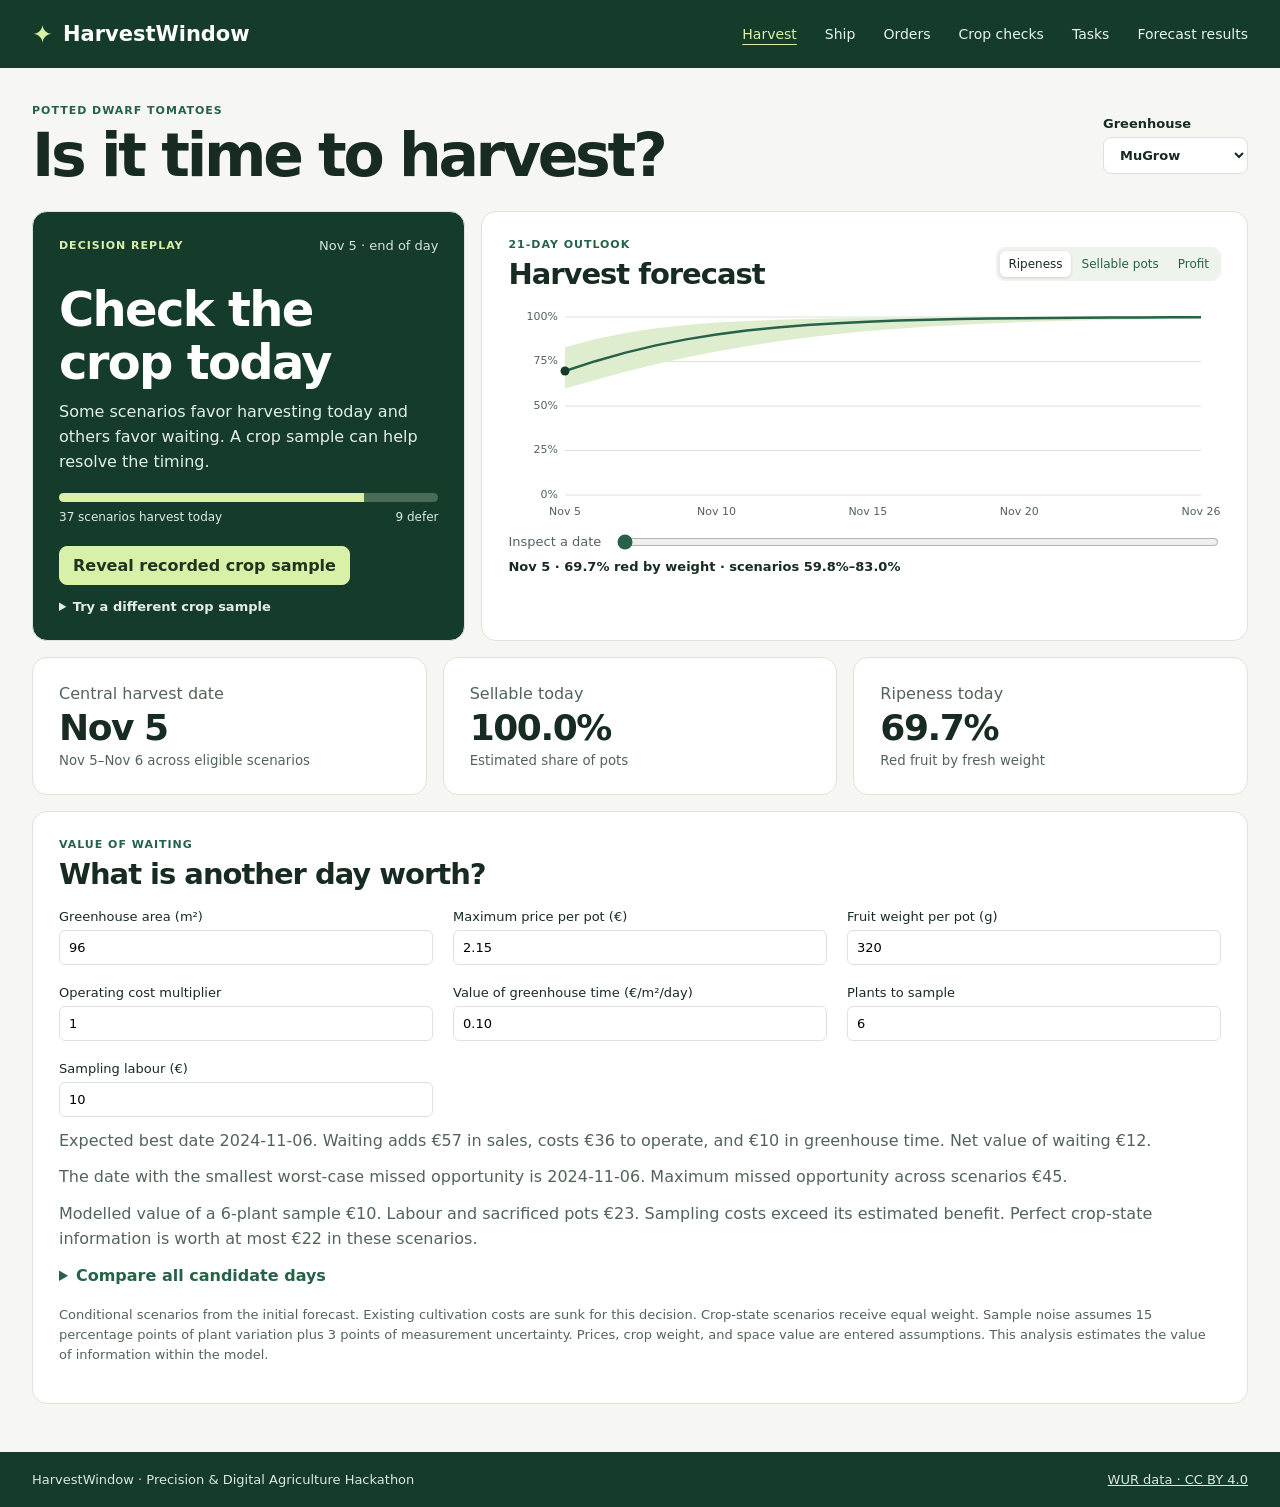
<file: harvestwindow/dashboard/index.html>
<!doctype html>
<html lang="en">
<head>
  <meta charset="utf-8">
  <meta name="viewport" content="width=device-width, initial-scale=1">
  <meta name="description" content="Replay a greenhouse harvest decision with real dwarf tomato data.">
  <title>HarvestWindow | Greenhouse harvest planner</title>
  <link rel="stylesheet" href="style.css">
  <script defer src="replay-data.js"></script>
  <script defer src="camera/frames.js"></script>
  <script defer src="sample.js"></script>
  <script defer src="economics.js"></script>
  <script defer src="app.js"></script>
  <script defer src="orders.js"></script>
  <script defer src="operations-data.js"></script>
  <script defer src="operations.js"></script>
  <script defer src="journal.js"></script>
  <script defer src="ml-data.js"></script>
  <script defer src="ml-comparison.js"></script>
  <script defer src="market.js"></script>
  <script defer src="market-ui.js"></script>
  <script defer src="workspace.js"></script>
</head>
<body>
  <header class="masthead">
    <a class="brand" href="#planner"><span class="brand-mark" aria-hidden="true">✦</span> HarvestWindow</a>
    <nav aria-label="Grower workspace"><a href="#planner">Harvest</a><a href="#market">Ship</a><a href="#orders">Orders</a><a href="#operations">Crop checks</a><a href="#journal">Tasks</a><a href="#evidence">Forecast results</a></nav>
  </header>
  <main id="planner">
    <div class="intro">
      <div><p class="eyebrow">Potted dwarf tomatoes</p><h1 id="workspace-title">Is it time to harvest?</h1></div>
      <label class="room-control">Greenhouse <select id="room"></select></label>
    </div>
    <div class="workspace">
      <section class="decision panel" aria-labelledby="decision-title">
        <div class="decision-top"><p class="eyebrow">Decision replay</p><time id="as-of"></time></div>
        <h2 id="decision-title"></h2>
        <p id="reason" aria-live="polite"></p>
        <div class="votes" aria-label="Scenario split"><div id="vote-bar"></div></div>
        <div class="vote-labels"><span id="near-count"></span><span id="late-count"></span></div>
        <div id="sample-controls"></div>
        <details id="sample-entry">
          <summary>Try a different crop sample</summary>
          <form id="sample-form">
            <label>Red by weight (%) <input name="red" type="number" required min="0" max="100" step="0.1" value="55.3"></label>
            <label>Total fruit per plant (g) <input name="grams" type="number" required min="1" max="2000" step="1" value="340"></label>
            <button class="primary">Update forecast</button>
          </form>
        </details>
      </section>
      <section class="panel outlook" aria-labelledby="outlook-title">
        <div class="section-heading"><div><p class="eyebrow">21-day outlook</p><h2 id="outlook-title">Harvest forecast</h2></div>
          <div class="tabs" aria-label="Forecast metric">
            <button data-metric="red" aria-pressed="true">Ripeness</button>
            <button data-metric="sellable" aria-pressed="false">Sellable pots</button>
            <button data-metric="profit" aria-pressed="false">Profit</button>
          </div>
        </div>
        <div id="chart" class="chart"></div>
        <label class="scrubber">Inspect a date <input id="forecast-day" type="range" min="0" max="21" value="0"></label>
        <p id="point-detail" class="point-detail" aria-live="polite"></p>
      </section>
    </div>
    <div class="stats" aria-label="Decision metrics">
      <div class="panel stat"><span>Central harvest date</span><strong id="best-date"></strong><small id="scenario-window"></small></div>
      <div class="panel stat"><span>Sellable today</span><strong id="sellable"></strong><small>Estimated share of pots</small></div>
      <div class="panel stat"><span>Ripeness today</span><strong id="ripeness"></strong><small>Red fruit by fresh weight</small></div>
    </div>
    <section class="panel evidence" id="economics">
      <p class="eyebrow">Value of waiting</p><h2>What is another day worth?</h2>
      <form id="economics-form" class="method-grid">
        <label>Greenhouse area (m²)<input name="area" type="number" min="1" max="100000" value="96" required></label>
        <label>Maximum price per pot (€)<input name="price" type="number" min="0.01" step="0.01" value="2.15" required></label>
        <label>Fruit weight per pot (g)<input name="weight" type="number" min="1" max="2000" value="320" required></label>
        <label>Operating cost multiplier<input name="cost" type="number" min="0" max="10" step="0.1" value="1" required></label>
        <label>Value of greenhouse time (€/m²/day)<input name="opportunity" type="number" min="0" step="0.01" value="0.10" required></label>
        <label>Plants to sample<input name="samples" type="number" min="1" max="50" step="1" value="6" required></label>
        <label>Sampling labour (€)<input name="labor" type="number" min="0" step="1" value="10" required></label>
      </form>
      <p id="economic-summary" aria-live="polite"></p>
      <p id="risk-summary"></p><p id="sample-value"></p>
      <details><summary>Compare all candidate days</summary><div class="table-scroll"><table id="economics-table"><thead><tr><th>Date</th><th>Sales</th><th>Future costs</th><th>Space cost</th><th>Value vs today</th><th>Sellable</th></tr></thead><tbody></tbody></table></div></details>
      <p class="note">Conditional scenarios from the initial forecast. Existing cultivation costs are sunk for this decision. Crop-state scenarios receive equal weight. Sample noise assumes 15 percentage points of plant variation plus 3 points of measurement uncertainty. Prices, crop weight, and space value are entered assumptions. This analysis estimates the value of information within the model.</p>
    </section>
    <section id="market" class="panel evidence">
      <p class="eyebrow">Living potted dwarf tomatoes</p>
      <h2>Harvest-to-Market Planner</h2>
      <p class="note">Example inputs. Use your carrier’s road mileage and drive time.</p>
      <div class="tabs" id="market-presets" aria-label="Illustrative routes">
        <button type="button" data-route="local" aria-pressed="true">Local</button>
        <button type="button" data-route="regional" aria-pressed="false">Regional</button>
        <button type="button" data-route="long" aria-pressed="false">Long distance</button>
      </div>
      <form id="market-form"></form>
      <h3 id="market-order"></h3>
      <p id="market-result" aria-live="polite"></p>
      <div id="market-timeline" class="market-cards"></div>
      <div id="market-kpis" class="market-cards"></div>
      <div id="market-bars"></div>
      <p id="market-comparison"></p>
      <div class="market-chart-panel">
        <label>Chart metric <select id="market-metric"><option value="profit">Net contribution (€)</option><option value="red">Arrival ripeness (%)</option><option value="freight">Freight (€)</option></select></label>
        <canvas id="market-chart" role="img" aria-label="Selected metric by harvest day. Exact values are in the next table." style="width:100%;height:220px"></canvas>
      </div>
      <details><summary>Shipment costs, scenarios and daily figures</summary>
        <p class="note" id="market-costs"></p>
        <div class="table-scroll"><table id="market-scenarios"></table></div>
        <div class="table-scroll channel-history"><table id="market-days"></table></div>
        <p class="note">All three modeled arrivals must meet the delivery window. The expected case must pass the order’s quality and rejection limits. Scenario weights are assumptions. Times use a shared planning clock.</p>
      </details>
      <p class="note">Shipment quality and earnings are simulated. The trial measured greenhouse conditions and crop ripeness.</p>
    </section>
<section id="orders" class="panel evidence">
<p class="eyebrow">Six-room order planning</p><h2>Can we deliver the order?</h2>
<p>Replay starts at the end of November 5, 2024. Order quantity, room area, and packing capacity are editable demonstration inputs.</p>
<form id="order-form" class="method-grid">
<label>Order quantity (pots)<input name="quantity" type="number" min="1" max="1000000" step="1" value="1500" required></label>
<label>Delivery deadline<input name="deadline" type="date" min="2024-11-06" max="2024-11-26" value="2024-11-08" required></label>
<label>Daily harvest and packing capacity (pots)<input name="capacity" type="number" min="1" max="100000" step="1" value="600" required></label>
<label>Area per room (m²)<input name="area" type="number" min="1" max="100000" step="1" value="96" required></label>
<label><input name="samples" type="checkbox"> Reveal all recorded November 5 samples</label>
</form>
<p id="order-result" aria-live="polite"></p>
<div class="table-scroll"><table id="order-table"><thead><tr><th>Harvest and pack</th><th>Room</th><th>Allocated pots</th><th>Forecast sellable pots</th></tr></thead><tbody></tbody></table></div>
<button id="export-order" class="primary" type="button">Export plan</button>
<p class="note">Searches all combinations of the six rooms to maximize fulfilled pots by the deadline, with one harvest per room and same-day packing. Assumes packed pots can be held until delivery without losses. Only allocated pots count toward this order; surplus room inventory needs a separate sales plan. The lower envelope is a sensitivity check, not a delivery guarantee. The two scenarios may produce different schedules. This planner uses its own sample switch and the original camera-informed forecasts.</p>
</section>
    <section id="operations" class="panel evidence">
      <p class="eyebrow">Recorded operations · Selected greenhouse</p><h2>Climate, resources, and sensor checks</h2>
      <p id="operations-summary"></p>
      <div class="table-scroll"><table id="operations-table"><thead><tr><th>Recorded channel</th><th>Value</th><th>Aggregation</th><th>Numeric coverage</th><th>Quality check</th></tr></thead><tbody></tbody></table></div>
      <p class="note">Coverage measures numeric availability, not sensor accuracy. Basic range checks flag pH outside 0.1–14, humidity outside 0–100%, temperature outside −10–60°C, PAR outside 0–4,000, and CO₂ outside 0–10,000 ppm. These are screening bounds, not crop targets or disease diagnoses. Values near zero, frozen sensors, calibration and undocumented sentinels still need investigation.</p>
      <details><summary>Explore all recorded sensor and control channels</summary>
        <div class="method-grid"><label>Data source<select id="data-source"></select></label><label>Find a channel<input id="channel-search" type="search" placeholder="substrate, fluorescence, screen…"></label><label>Channel<select id="data-channel"></select></label></div>
        <p id="channel-summary"></p>
        <div class="table-scroll channel-history"><table id="channel-table"><thead><tr><th>Date</th><th>Mean</th><th>Minimum</th><th>Maximum</th><th>Coverage</th><th>Range flags</th></tr></thead><tbody></tbody></table></div>
        <button id="export-data" type="button">Export source history</button>
        <p class="note">Daily summaries retain all available observations through November 5, including control settings and fluorescence channels. Means are descriptive summaries; cumulative counters are not resource totals. Future records and harvest-date labels are excluded. Outside weather is observed context. The forecast-weather archive is excluded until issue and target times can be established.</p>
      </details>
    </section>
    <section id="journal" class="panel evidence">
      <p class="eyebrow">Local management log</p><h2>Assign work and record outcomes</h2>
      <form id="journal-form" class="method-grid">
        <label>Room<select name="room"></select></label><label>Date<input name="date" type="date" value="2024-11-06" required></label>
        <label>Owner<input name="owner" maxlength="100" required></label><label>Task or outcome<input name="task" maxlength="500" required placeholder="Check drain pH sensor"></label>
        <label>Actual pots (optional)<input name="pots" type="number" min="0" max="1000000" step="1" value="0" required></label>
        <label>Actual revenue (€)<input name="revenue" type="number" min="0" step="0.01" value="0" required></label>
        <label>Actual costs (€)<input name="cost" type="number" min="0" step="0.01" value="0" required></label>
        <button class="primary" type="submit">Save entry</button>
      </form>
      <p id="journal-message" role="status"></p><p id="journal-summary"></p>
      <div class="table-scroll"><table id="journal-table"><thead><tr><th>Date</th><th>Room</th><th>Owner</th><th>Task / outcome</th><th>Pots</th><th>Revenue €</th><th>Costs €</th><th>Status</th></tr></thead><tbody></tbody></table></div>
      <button id="export-journal" type="button">Export journal backup</button>
      <label>Import backup <input id="import-journal" type="file" accept="application/json,.json"></label>
      <p class="note">Saved only in this browser; no shared accounts or cloud synchronization. Import adds entries with new IDs and retains existing entries. Mark an entry Done to include its actuals in the summary. Record each outcome once to avoid double counting.</p>
    </section>
    <section id="camera-section" class="panel camera-section" aria-labelledby="camera-title">
      <div class="section-heading"><div><p class="eyebrow">Camera evidence</p><h2 id="camera-title">What the canopy camera saw</h2></div></div>
      <p id="camera-status"></p>
      <div id="camera-frames" class="frames"></div>
      <label><input id="camera-fallback" type="checkbox"> Exclude camera evidence and use warmth only</label>
      <p class="note">Use this fallback when camera evidence is missing or inconsistent. Four MuGrow views are available in this demo; other rooms use the recorded noon series.</p>
    </section>
    <section id="evidence" class="panel evidence" aria-labelledby="evidence-title">
      <div class="section-heading"><div><p class="eyebrow">Six held-out greenhouses</p><h2 id="evidence-title">Did the sampling policy help?</h2></div></div>
      <p>Forecast from November 5. Score the predicted ripeness at each room’s recorded harvest, 6–16 days later.</p>
      <div class="table-scroll"><table id="metrics"></table></div>
      <details><summary>See the six room-level predictions</summary><div class="table-scroll"><table id="room-results"></table></div></details>
      <p class="note">The mean baseline has the lowest error on this endpoint. The planners also estimate how ripeness changes day by day so growers can compare harvest dates.</p>
      <p><a href="#model-comparison">Compare the experimental forecasts</a></p>
    </section>
    <section id="model-comparison" class="panel evidence" aria-labelledby="comparison-title">
      <p class="eyebrow">Experimental forecasts</p><h2 id="comparison-title">Model comparison</h2>
      <p>November 5 forecasts, scored at recorded harvest across six held-out rooms. Select a greenhouse at the top of the page to compare its 21-day outlook.</p>
      <div class="table-scroll"><table id="ml-metrics"></table></div>
      <div class="section-heading"><div><h3 id="ml-room-title"></h3><label>Experimental model <select id="ml-model"></select></label></div><p id="ml-legend"></p></div>
      <canvas id="ml-chart" role="img" aria-labelledby="ml-room-title ml-legend" style="width:100%;height:260px"></canvas>
      <p id="ml-actual"></p>
      <div class="table-scroll"><table id="ml-decisions"></table></div>
      <details><summary>Daily values, room errors, and feature gain</summary>
        <p id="ml-gain"></p><div class="table-scroll"><table id="ml-errors"></table></div>
        <div class="table-scroll channel-history"><table id="ml-days"></table></div>
      </details>
      <p class="note">Shading varies training-room composition and future warmth. It has no calibrated probability coverage. Alternate dates and profits are simulated. Experimental forecasts use the no-sample setup. The main planner continues to support crop sampling with the existing logistic model.</p>
    </section>
    <section id="methods" class="panel evidence" aria-labelledby="methods-title">
      <div class="section-heading"><div><p class="eyebrow">Model and assumptions</p><h2 id="methods-title">How the recommendation works</h2></div></div>
      <details><summary>External season and validation readiness</summary>
        <p>The public 2023 pre-trial archive was inspected. It contains 240 destructive plant records and 18,721 climate records. Its combined measurement sheet includes red-fruit count and total fruit-cluster weight, but no separate red-fruit fresh-weight label. Cross-season validation of this planner's weight-fraction target remains pending.</p>
        <a href="https://doi.org/10.4121/e1ee9de9-6ce9-4502-a37c-34b5b1372bed.v1">2023 pre-trial source</a>
      </details>
      <div class="method-grid">
        <article><h3>Forecast ripening</h3><p>Fit a ripening curve to accumulated warmth in five completed greenhouse rooms. Shift it for the held-out room once three consecutive days of red canopy pixels are visible. Use warmth when that signal is missing.</p></article>
        <article><h3>Compare harvest days</h3><p>Vary the ripening curve, warmth, daily costs and sale price. Use an 85% sellable-pot target and the earliest date within €0.005/m²/day of the scenario optimum. Scenario ranges describe sensitivity to these assumptions.</p></article>
        <article><h3>Sample when timing is disputed</h3><p>Ask for a sample when some scenarios choose today and others choose a later date or have no eligible date. Update ripeness and fruit weight after sampling. If the decision remains disputed, reassess tomorrow.</p></article>
      </div>
      <p class="note">One crop cycle at one site. Training uses the other rooms’ completed records. The held-out room only contributes data available by its cutoff. Fruit-weight share approximates the fruit-count eligibility rule. Prices, pot variation, future climate, and costs are scenario inputs. Harvesting on an alternate date has no observed profit outcome in this dataset.</p>
    </section>
  </main>
  <footer><span>HarvestWindow · Precision &amp; Digital Agriculture Hackathon</span><a href="https://doi.org/10.4121/fa102772-32db-4b30-bace-12f2016722ce.v1">WUR data · CC BY 4.0</a></footer>
</body>
</html>
</file>
<file: harvestwindow/dashboard/style.css>
:root {
  color-scheme: light;
  --paper: #f6f7f2;
  --ink: #172b22;
  --muted: #52645a;
  --line: #dce4d9;
  --green: #266248;
  --bright: #d9f0a8;
  --light: #e5efe4;
  font-family: "DM Sans", system-ui, sans-serif;
  background: var(--paper);
  color: var(--ink);
}
*, *::before, *::after { box-sizing: border-box; }
body { margin: 0; }
a { color: inherit; }
button, select, input { font: inherit; }
button, select, summary { cursor: pointer; }
button:focus-visible, select:focus-visible, input:focus-visible, a:focus-visible { outline: 3px solid #769c4a; outline-offset: 3px; }
.masthead { min-height: 68px; display: flex; align-items: center; justify-content: space-between; gap: 16px; padding: 12px max(24px, calc((100vw - 1216px) / 2)); background: #153c2b; color: #fff; }
.brand { display: flex; align-items: center; gap: 10px; text-decoration: none; font-size: 21px; font-weight: 750; }
.brand-mark { color: var(--bright); font-size: 25px; }
nav { display: flex; gap: clamp(10px, 3vw, 28px); }
nav a { color: #e8f3e9; text-decoration: none; font-size: 14px; }
nav a:hover { text-decoration: underline; }
main { max-width: 1264px; padding: 36px 24px 48px; margin: auto; }
.intro, .section-heading, .decision-top { display: flex; align-items: center; justify-content: space-between; gap: 16px; }
.intro { margin-bottom: 24px; }
.eyebrow { margin: 0 0 8px; color: var(--green); text-transform: uppercase; letter-spacing: .09em; font-weight: 760; font-size: 11px; }
h1, h2, h3, p { margin-top: 0; }
h1 { margin-bottom: 0; font-size: clamp(34px, 5vw, 60px); line-height: 1.03; letter-spacing: -.055em; font-weight: 760; }
h2 { margin-bottom: 0; font-size: clamp(22px, 3vw, 29px); letter-spacing: -.035em; line-height: 1.1; }
h3 { margin-bottom: 6px; }
.room-control { display: grid; gap: 6px; font-weight: 700; font-size: 13px; }
select { min-width: 145px; color: var(--ink); border: 1px solid var(--line); background: white; border-radius: 8px; padding: 9px 12px; }
.workspace { display: grid; grid-template-columns: minmax(0, 0.82fr) minmax(0, 1.45fr); gap: 16px; }
.panel { border: 1px solid var(--line); border-radius: 15px; background: #fff; padding: clamp(15px, 2.6vw, 26px); }
.decision { background: #153c2b; color: #fff; display: flex; flex-direction: column; min-height: 370px; }
.decision .eyebrow { color: var(--bright); margin: 0; }
.decision time { color: #d5e6db; font-size: 13px; }
.decision h2 { font-size: clamp(29px, 4.2vw, 48px); margin: 30px 0 12px; }
.decision p:not(.eyebrow) { color: #e3efe6; line-height: 1.55; margin-bottom: 18px; }
.votes { height: 9px; border-radius: 9px; background: #486c58; overflow: hidden; }
#vote-bar { height: 100%; background: var(--bright); }
.vote-labels { display: flex; justify-content: space-between; gap: 8px; margin: 8px 0 22px; color: #dfece2; font-size: 12px; }
#sample-controls { margin-top: auto; }
.primary, .reset { border-radius: 8px; padding: 9px 13px; font-weight: 750; }
.primary { border: 1px solid var(--bright); background: var(--bright); color: #20331d; }
.reset { border: 1px solid #89a592; color: #fff; background: transparent; }
#sample-controls .measurement { margin-bottom: 10px; }
.decision summary { color: #e3efe6; font-size: 13px; margin-bottom: 0; }
#sample-form { display: flex; flex-wrap: wrap; gap: 9px; margin-top: 10px; align-items: end; }
#sample-form label { display: grid; gap: 4px; font-size: 12px; }
#sample-form input { width: 100%; max-width: 125px; padding: 6px; border-radius: 5px; border: 1px solid #a7c2ae; }
#sample-form button { font-size: 12px; padding: 6px 8px; }
.tabs { display: flex; flex-wrap: wrap; gap: 3px; background: #eef3ec; border-radius: 9px; padding: 4px; }
.tabs button { background: transparent; border: 0; border-radius: 6px; color: var(--green); padding: 6px 8px; font-size: 12px; white-space: nowrap; }
.tabs button[aria-pressed="true"] { background: #fff; color: var(--ink); box-shadow: 0 1px 3px #25372a27; }
.chart { min-height: 210px; margin-top: 14px; }
.chart canvas { display: block; width: 100%; height: 222px; }
.scrubber { display: flex; align-items: center; gap: 14px; margin-top: 5px; font-size: 13px; color: var(--muted); }
.scrubber input { flex: 1; accent-color: var(--green); }
.point-detail { margin: 7px 0 0; font-weight: 650; font-size: 13px; }
.stats { display: grid; grid-template-columns: repeat(3, minmax(0, 1fr)); gap: 16px; margin: 16px 0; }
.stat { display: grid; gap: 7px; }
.stat span, .stat small { color: var(--muted); }
.stat strong { font-size: clamp(24px, 4vw, 36px); line-height: 1; letter-spacing: -.04em; }
.camera-section, .evidence { margin-top: 16px; }
.camera-section p:not(.eyebrow), .evidence p:not(.eyebrow) { color: var(--muted); margin: 12px 0; line-height: 1.55; }
.frames { display: grid; grid-template-columns: repeat(4, 1fr); gap: 12px; }
figure { margin: 0; min-width: 0; }
figure img { display: block; width: 100%; aspect-ratio: 16/9; object-fit: cover; border-radius: 8px; background: #e5eee3; }
figcaption { margin-top: 5px; font-size: 12px; color: var(--muted); }
.table-scroll { overflow-x: auto; }
table { width: 100%; border-collapse: collapse; font-variant-numeric: tabular-nums; text-align: left; font-size: 14px; }
th, td { border-bottom: 1px solid var(--line); padding: 9px 10px; }
thead { background: #eff4ed; }
tbody tr.emphasis { background: #eef6df; }
summary { color: var(--green); font-weight: 700; margin: 14px 0 8px; }
.note { font-size: 13px; }
.method-grid { display: grid; grid-template-columns: repeat(3, 1fr); gap: 20px; margin-top: 18px; }
footer { display: flex; justify-content: space-between; gap: 12px; padding: 20px max(24px, calc((100vw - 1216px) / 2)); color: #d9e9de; background: #153c2b; font-size: 13px; }
@media (max-width: 820px) {
  .workspace { grid-template-columns: 1fr; }
  .decision { min-height: 295px; }
}
@media (max-width: 520px) {
  .masthead { padding: 12px 14px; }
  .brand { font-size: 16px; }
  nav a { font-size: 12px; }
  main { padding: 25px 12px; }
  .intro, .outlook .section-heading { align-items: flex-start; flex-direction: column; }
  .stats, .method-grid { grid-template-columns: 1fr; gap: 8px; }
  .frames { grid-template-columns: repeat(2, minmax(0, 1fr)); }
  footer { flex-direction: column; }
}

#economics-form label {display:grid; gap:6px; font-size:13px;}
#economics-form input {width:100%;padding:9px;border:1px solid var(--line);border-radius:6px;}

#order-form label {display:grid;gap:6px;font-size:13px;} #order-form input {max-width:100%;padding:8px;} #order-form input[type=checkbox] {justify-self:start;}
#operations select, #operations input, #journal select, #journal input { width: 100%; min-width: 0; padding: .55rem; }
#operations label, #journal label { display: grid; gap: .4rem; min-width: 0; }
.channel-history { max-height: 360px; overflow: auto; }
#journal-message { color: #266248; }
nav { flex-wrap: wrap; }
.market-fields { grid-template-columns: repeat(auto-fit, minmax(190px, 1fr)); }
.market-fields label { display: grid; align-content: start; min-width: 0; gap: .4rem; font-size: 13px; }
.market-fields input:not([type="checkbox"]) { width: 100%; padding: .55rem; border: 1px solid var(--line); border-radius: 6px; }
.market-fields input[type="checkbox"] { justify-self: start; }
[data-view-hidden] { display:none !important; }
.masthead nav a[aria-current="page"] { color:#d9f0a8; text-decoration:underline; text-underline-offset:.35em; }
.market-cards { display:grid; grid-template-columns:repeat(auto-fit,minmax(155px,1fr)); gap:10px; margin:12px 0; }
.market-cards > div { background:#eff4ed; border-radius:10px; padding:14px; }
.market-cards span { display:block; color:var(--muted); font-size:13px; }
.market-cards strong { display:block; margin-top:5px; font-size:clamp(16px,2vw,23px); }
#market-timeline > div { background:#153c2b; color:white; }
#market-timeline span { color:#d9f0a8; }
#market-bars:not(:empty) { display:grid; gap:8px; padding:14px; border:1px solid var(--line); border-radius:10px; }
#market-bars > div { display:grid; grid-template-columns:minmax(0,1fr) minmax(40px,1fr) minmax(54px,auto); gap:8px; align-items:center; font-size:13px; }
#market-bars meter { width:100%; }
#market-bars strong { text-align:right; }
.market-chart-panel { padding:12px; border:1px solid var(--line); border-radius:10px; }
</file>
